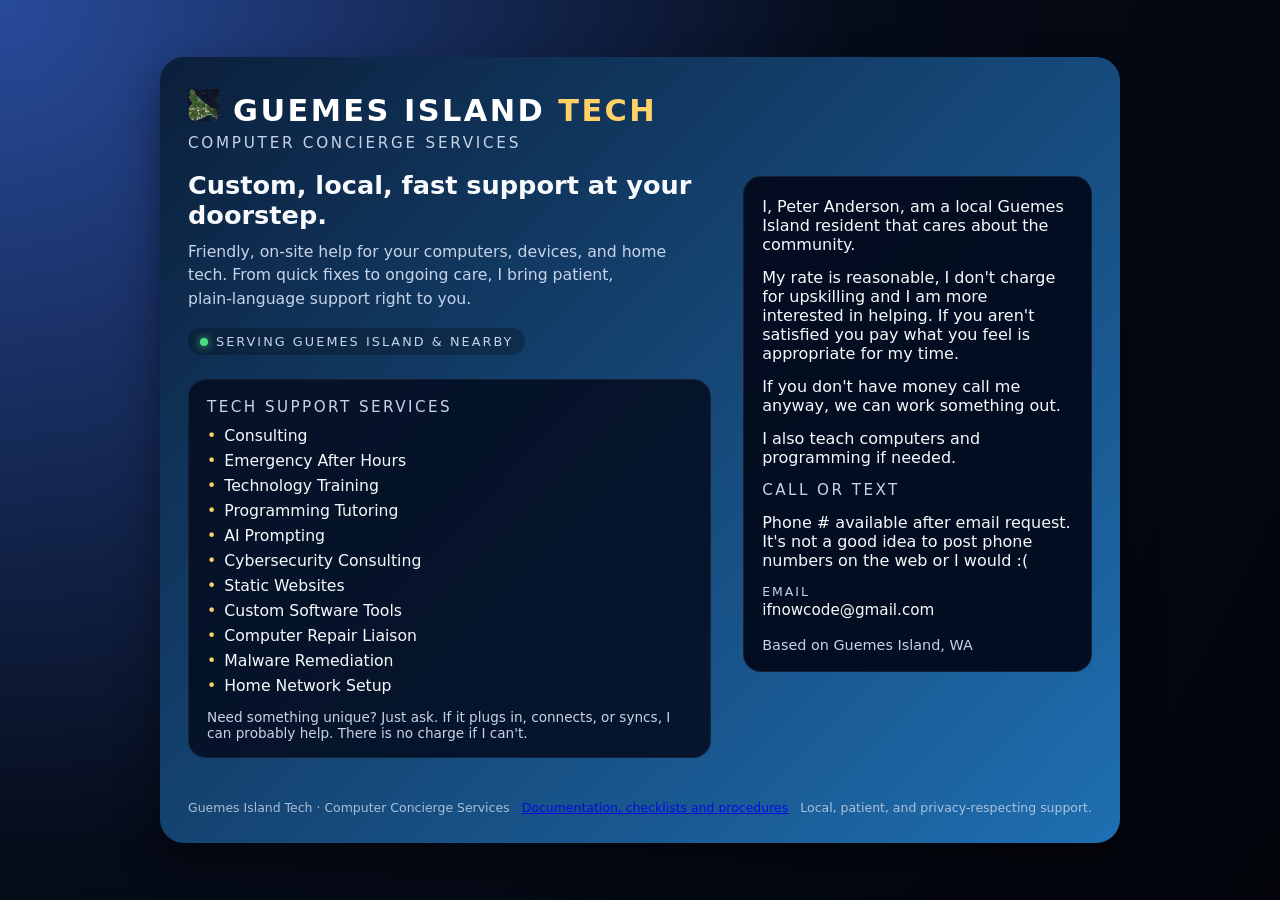
<file: index.html>
<!DOCTYPE html>
<html lang="en">
<head>
  <meta charset="UTF-8" />
  <title>Guemes Island Tech – Computer Concierge Services</title>
  <meta name="viewport" content="width=device-width, initial-scale=1.0" />
  <link rel="icon" href="./assets/images/Guemes.png" type="image/x-icon">
  <link rel="stylesheet" href="./assets/css/styles.css">
  <!-- Google tag (gtag.js) -->
  <script async src="https://www.googletagmanager.com/gtag/js?id=G-JBZNJMGNG8"></script>
  <script>
    window.dataLayer = window.dataLayer || [];
    function gtag(){dataLayer.push(arguments);}
    gtag('js', new Date());

    gtag('config', 'G-JBZNJMGNG8');
  </script>
</head>
<body>
  <main class="page">
    <section>
      <header>
        <div class="brand">
          <img src="./assets/images/Guemes.png" height=32 width=32>
          Guemes Island <span>Tech</span>
        </div>
        <div class="tagline">Computer Concierge Services</div>
      </header>

      <h1 class="hero-title">Custom, local, fast support at your doorstep.</h1>
      <p class="hero-subtitle">
        Friendly, on‑site help for your computers, devices, and home tech. From quick fixes to
        ongoing care, I bring patient, plain‑language support right to you.
      </p>

      <div class="pill">
        <span class="pill-dot"></span>
        <span>Serving Guemes Island &amp; nearby</span>
      </div>

      <div class="services-card">
        <div class="services-title">Tech Support Services</div>
        <ul class="services-list">
          <li>Consulting</li>
          <li>Emergency After Hours</li>
          <li>Technology Training</li>
          <li>Programming Tutoring</li>
          <li>AI Prompting</li>
          <li>Cybersecurity Consulting</li>
          <li>Static Websites</li>
          <li>Custom Software Tools</li>
          <li>Computer Repair Liaison</li>
          <li>Malware Remediation</li>
          <li>Home Network Setup</li>
          <!-- <li>Smart Home Device Configuration</li> -->
        </ul>
        <p class="note">
          Need something unique? Just ask. If it plugs in, connects, or syncs, I can probably help. There is no charge if I can't.
        </p>
      </div>
    </section>

    <aside class="contact-card">
      <p>I, Peter Anderson, am a local Guemes Island resident that cares about the community.</p>
      <p>My rate is reasonable, I don't charge for upskilling and I am more interested in helping. If you aren't satisfied you pay what you feel is appropriate for my time.</p>
      <p>If you don't have money call me anyway, we can work something out.</p>
      <p>I also teach computers and programming if needed.</p>
      
      <div class="contact-heading">Call or text</div>
      <!-- <a class="contact-main" href="tel:+1425XXXXXXX">+1 (425) 518‑1620</a> -->
      <p>Phone # available after email request. It's not a good idea to post phone numbers on the web or I would :(</p>
      <div class="contact-item">
        <span class="contact-label">Email</span>
        <a class="contact-link" href="mailto:ifnowcode@gmail.com">ifnowcode@gmail.com</a>
      </div>

      <!-- <div class="contact-item">
        <span class="contact-label">Website</span>
        <a class="contact-link" href="https://ifnowcode.github.io/git" target="_blank" rel="noopener">
          ifnowcode.github.io/git
        </a>
      </div> -->

      <div class="location">
        Based on Guemes Island, WA
      </div>
    </aside>

    <footer>
      <span>Guemes Island Tech · Computer Concierge Services</span>
      <a href="doc.html">Documentation, checklists and procedures</a>
      <span>Local, patient, and privacy‑respecting support.</span>
    </footer>

  </main>

</body>
</html>
</file>
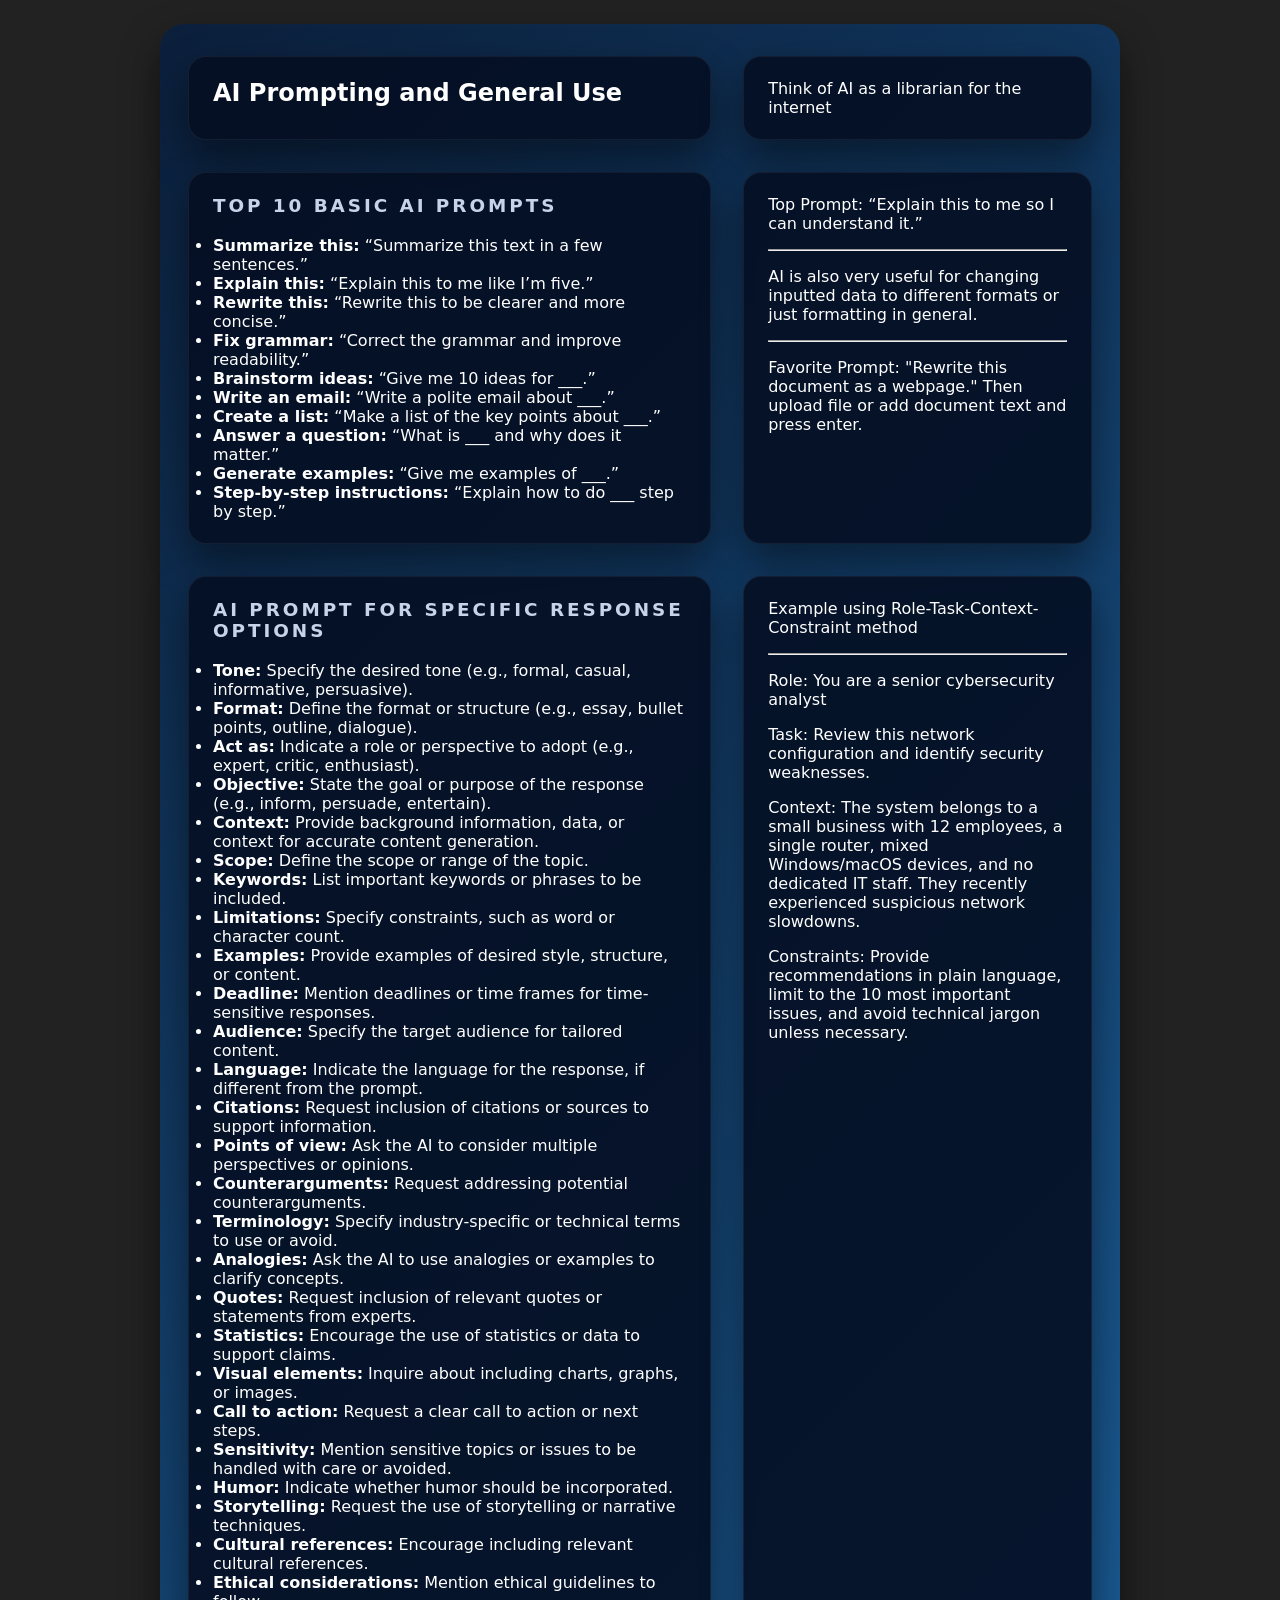
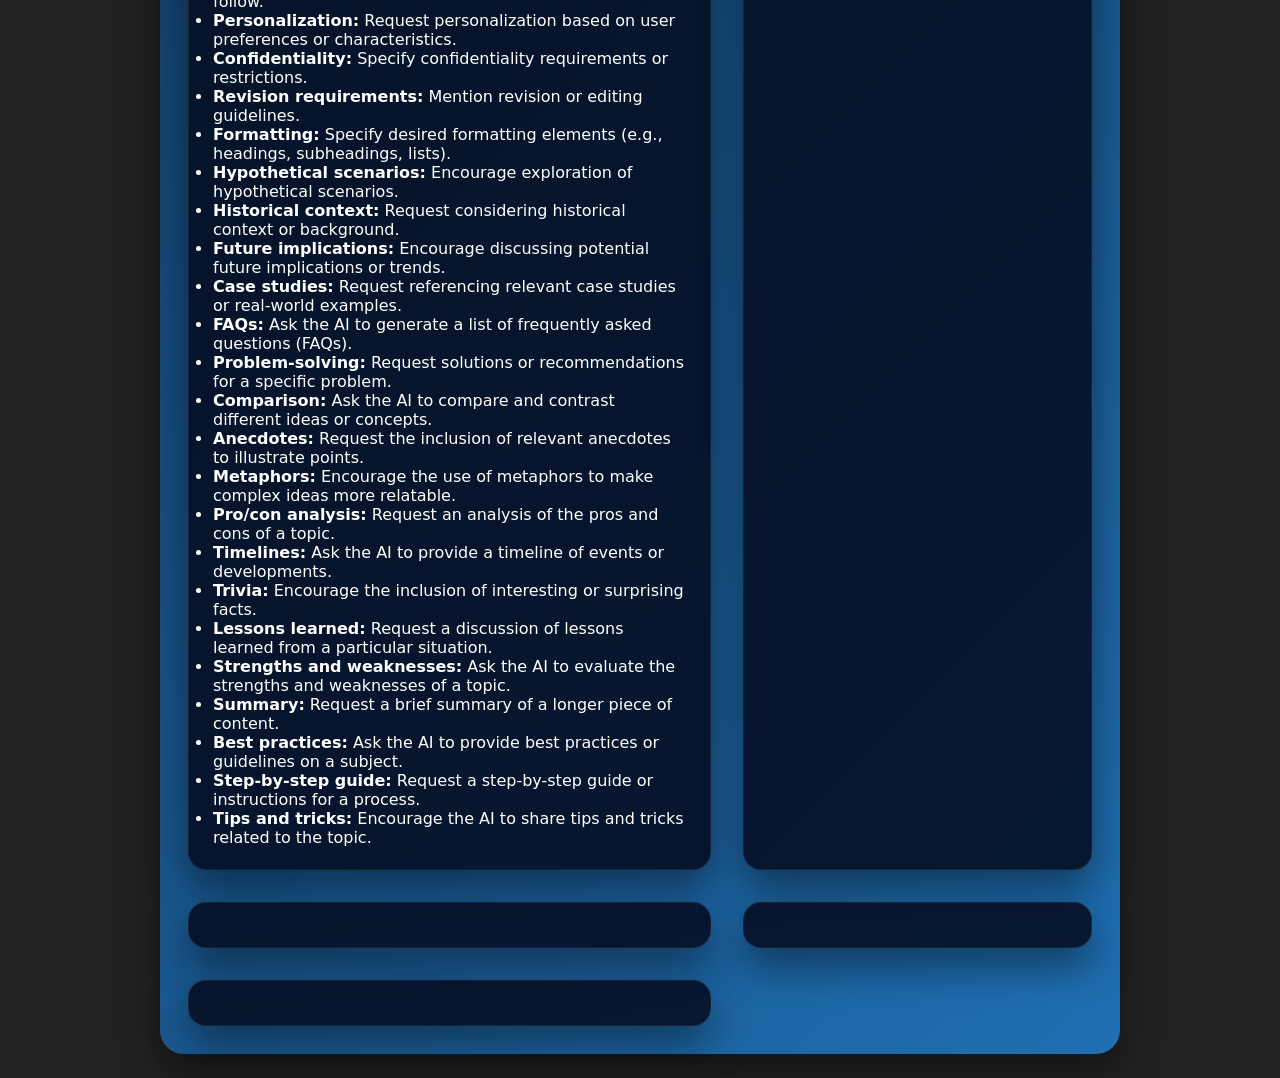
<file: ai.html>
<!DOCTYPE html>
<html lang="en">
  <head>
    <meta charset="UTF-8">
    <title>AI Prompting</title>
    <link rel="icon" href="./assets/images/Guemes.png" type="image/x-icon">
    <link rel="stylesheet" href="./assets/css/styles.css">
    <style>
      body {
        background: #222;
        color: #fff;
      }
      a {
        color: #0af;
      }
    </style>
  </head>
  <body>
    <main class="page">
    <section class="list-section" id="none">
      <h1>AI Prompting and General Use</h1>
    </section>
    <section class="list-section" id="none">
      <p>
      Think of AI as a librarian for the internet
      </p>
    </section>
    <section class="list-section" id="ai-basic-prompts">
      <h2>Top 10 Basic AI Prompts</h2>
      <ul>
        <li><strong>Summarize this:</strong> “Summarize this text in a few sentences.”</li>
        <li><strong>Explain this:</strong> “Explain this to me like I’m five.”</li>
        <li><strong>Rewrite this:</strong> “Rewrite this to be clearer and more concise.”</li>
        <li><strong>Fix grammar:</strong> “Correct the grammar and improve readability.”</li>
        <li><strong>Brainstorm ideas:</strong> “Give me 10 ideas for ___.”</li>
        <li><strong>Write an email:</strong> “Write a polite email about ___.”</li>
        <li><strong>Create a list:</strong> “Make a list of the key points about ___.”</li>
        <li><strong>Answer a question:</strong> “What is ___ and why does it matter.”</li>
        <li><strong>Generate examples:</strong> “Give me examples of ___.”</li>
        <li><strong>Step‑by‑step instructions:</strong> “Explain how to do ___ step by step.”</li>
      </ul>
    </section>
    <section class="list-section" id="none">
      <p>
      Top Prompt: “Explain this to me so I can understand it.”
      </p>
      <hr>
      <p>
      AI is also very useful for changing inputted data to different formats or just formatting in general.
      </p>
      <hr>
      <p>
      Favorite Prompt: "Rewrite this document as a webpage." Then upload file or add document text and press enter.
      </p>
    </section>
    <section class="list-section" id="ai-spec">
      <h2>AI Prompt for Specific Response Options</h2>
      <ul>
        <li><strong>Tone:</strong> Specify the desired tone (e.g., formal, casual, informative, persuasive).</li>
        <li><strong>Format:</strong> Define the format or structure (e.g., essay, bullet points, outline, dialogue).</li>
        <li><strong>Act as:</strong> Indicate a role or perspective to adopt (e.g., expert, critic, enthusiast).</li>
        <li><strong>Objective:</strong> State the goal or purpose of the response (e.g., inform, persuade, entertain).</li>
        <li><strong>Context:</strong> Provide background information, data, or context for accurate content generation.</li>
        <li><strong>Scope:</strong> Define the scope or range of the topic.</li>
        <li><strong>Keywords:</strong> List important keywords or phrases to be included.</li>
        <li><strong>Limitations:</strong> Specify constraints, such as word or character count.</li>
        <li><strong>Examples:</strong> Provide examples of desired style, structure, or content.</li>
        <li><strong>Deadline:</strong> Mention deadlines or time frames for time-sensitive responses.</li>
        <li><strong>Audience:</strong> Specify the target audience for tailored content.</li>
        <li><strong>Language:</strong> Indicate the language for the response, if different from the prompt.</li>
        <li><strong>Citations:</strong> Request inclusion of citations or sources to support information.</li>
        <li><strong>Points of view:</strong> Ask the AI to consider multiple perspectives or opinions.</li>
        <li><strong>Counterarguments:</strong> Request addressing potential counterarguments.</li>
        <li><strong>Terminology:</strong> Specify industry-specific or technical terms to use or avoid.</li>
        <li><strong>Analogies:</strong> Ask the AI to use analogies or examples to clarify concepts.</li>
        <li><strong>Quotes:</strong> Request inclusion of relevant quotes or statements from experts.</li>
        <li><strong>Statistics:</strong> Encourage the use of statistics or data to support claims.</li>
        <li><strong>Visual elements:</strong> Inquire about including charts, graphs, or images.</li>
        <li><strong>Call to action:</strong> Request a clear call to action or next steps.</li>
        <li><strong>Sensitivity:</strong> Mention sensitive topics or issues to be handled with care or avoided.</li>
        <li><strong>Humor:</strong> Indicate whether humor should be incorporated.</li>
        <li><strong>Storytelling:</strong> Request the use of storytelling or narrative techniques.</li>
        <li><strong>Cultural references:</strong> Encourage including relevant cultural references.</li>
        <li><strong>Ethical considerations:</strong> Mention ethical guidelines to follow.</li>
        <li><strong>Personalization:</strong> Request personalization based on user preferences or characteristics.</li>
        <li><strong>Confidentiality:</strong> Specify confidentiality requirements or restrictions.</li>
        <li><strong>Revision requirements:</strong> Mention revision or editing guidelines.</li>
        <li><strong>Formatting:</strong> Specify desired formatting elements (e.g., headings, subheadings, lists).</li>
        <li><strong>Hypothetical scenarios:</strong> Encourage exploration of hypothetical scenarios.</li>
        <li><strong>Historical context:</strong> Request considering historical context or background.</li>
        <li><strong>Future implications:</strong> Encourage discussing potential future implications or trends.</li>
        <li><strong>Case studies:</strong> Request referencing relevant case studies or real-world examples.</li>
        <li><strong>FAQs:</strong> Ask the AI to generate a list of frequently asked questions (FAQs).</li>
        <li><strong>Problem-solving:</strong> Request solutions or recommendations for a specific problem.</li>
        <li><strong>Comparison:</strong> Ask the AI to compare and contrast different ideas or concepts.</li>
        <li><strong>Anecdotes:</strong> Request the inclusion of relevant anecdotes to illustrate points.</li>
        <li><strong>Metaphors:</strong> Encourage the use of metaphors to make complex ideas more relatable.</li>
        <li><strong>Pro/con analysis:</strong> Request an analysis of the pros and cons of a topic.</li>
        <li><strong>Timelines:</strong> Ask the AI to provide a timeline of events or developments.</li>
        <li><strong>Trivia:</strong> Encourage the inclusion of interesting or surprising facts.</li>
        <li><strong>Lessons learned:</strong> Request a discussion of lessons learned from a particular situation.</li>
        <li><strong>Strengths and weaknesses:</strong> Ask the AI to evaluate the strengths and weaknesses of a topic.</li>
        <li><strong>Summary:</strong> Request a brief summary of a longer piece of content.</li>
        <li><strong>Best practices:</strong> Ask the AI to provide best practices or guidelines on a subject.</li>
        <li><strong>Step-by-step guide:</strong> Request a step-by-step guide or instructions for a process.</li>
        <li><strong>Tips and tricks:</strong> Encourage the AI to share tips and tricks related to the topic.</li>
      </ul>
    </section>
    <section class="list-section" id="none">
      <p> Example using Role-Task-Context-Constraint method</p>
      <hr>
      <p>Role: You are a senior cybersecurity analyst </p> 
      <p>Task: Review this network configuration and identify security weaknesses. </p> 
      <p>Context: The system belongs to a small business with 12 employees, a single router, mixed Windows/macOS devices, and no dedicated IT staff. They recently experienced suspicious network slowdowns.  
      <p>Constraints: Provide recommendations in plain language, limit to the 10 most important issues, and avoid technical jargon unless necessary.</p></p>
      
    </section>
    <section class="list-section" id="none">
      <!-- <h2>Top 10 Basic AI Prompts</h2> -->
      <ul>
      </ul>
    </section>
    <section class="list-section" id="none">
      <!-- <h2>Top 10 Basic AI Prompts</h2> -->
      <ul>
      </ul>
    </section>
    <section class="list-section" id="none">
      <!-- <h2>Top 10 Basic AI Prompts</h2> -->
      <ul>
      </ul>
    </section>
    </main>
  </body>
</html>
</file>
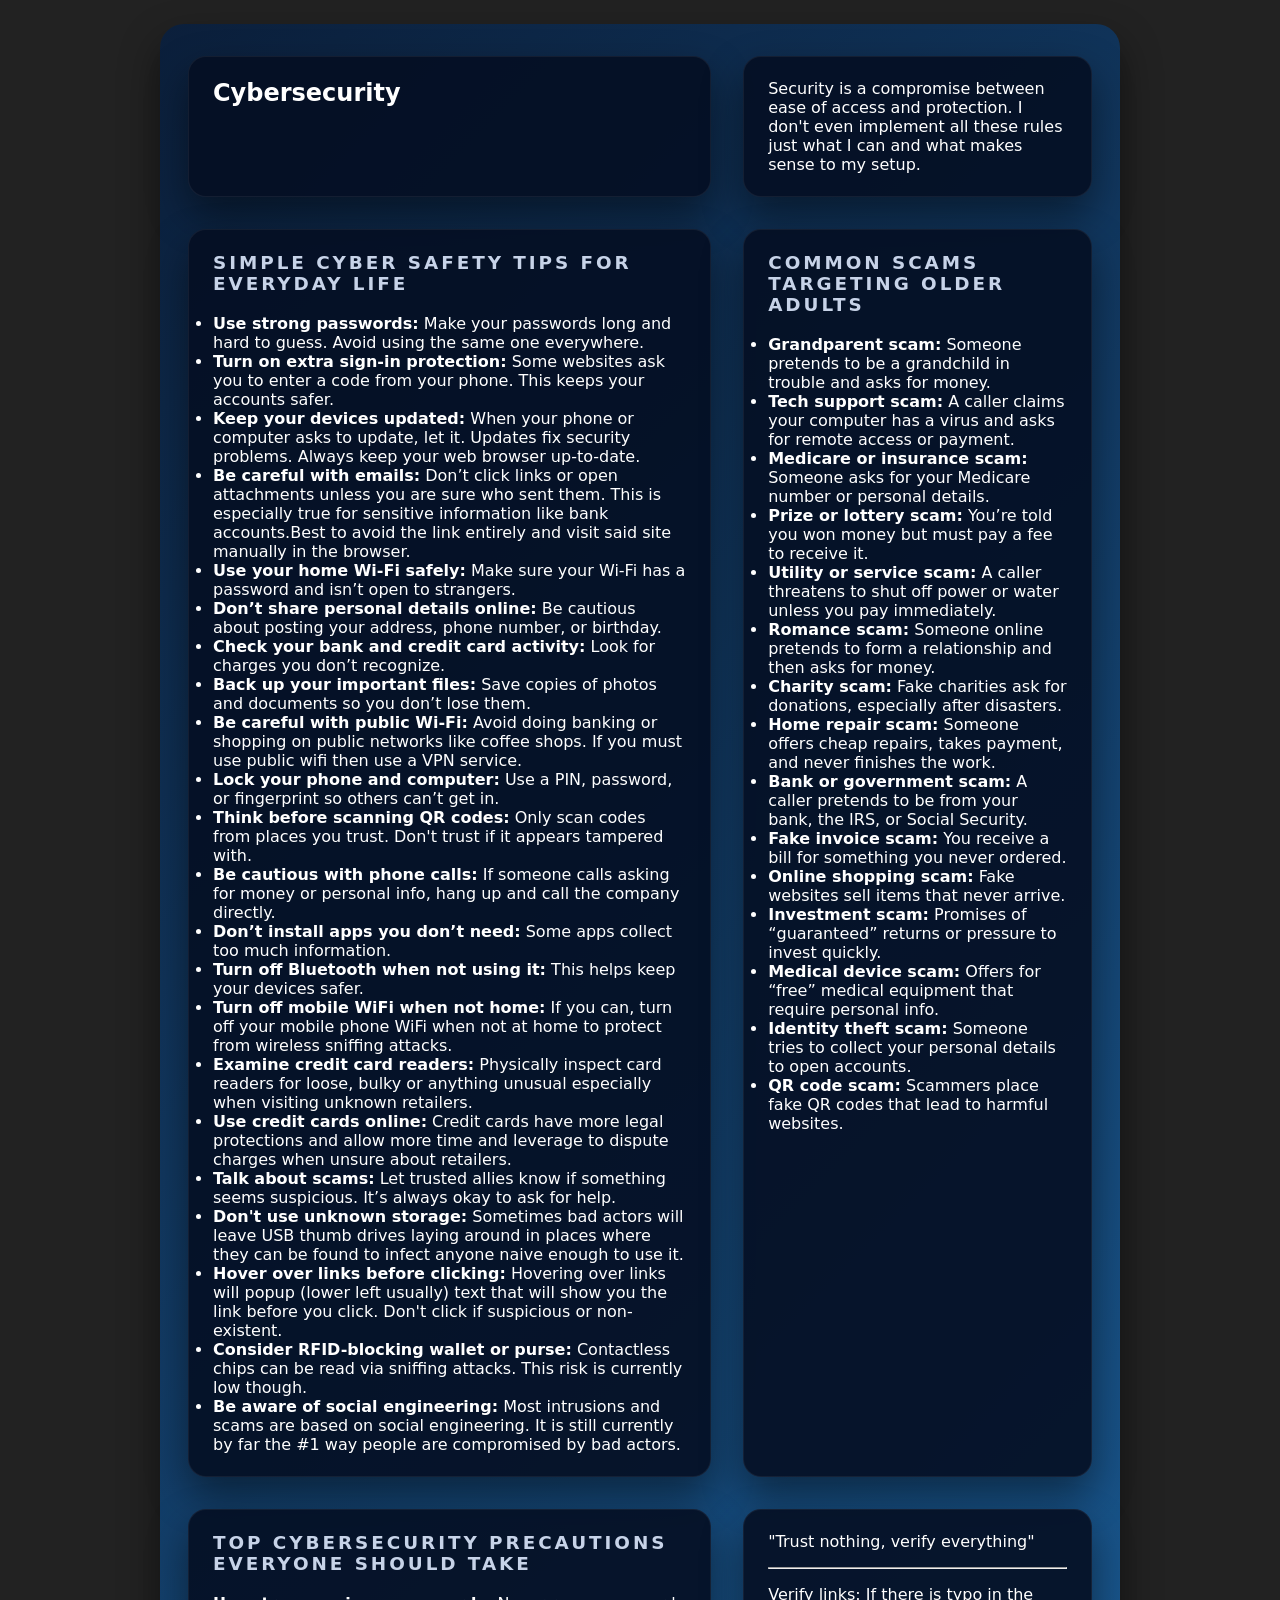
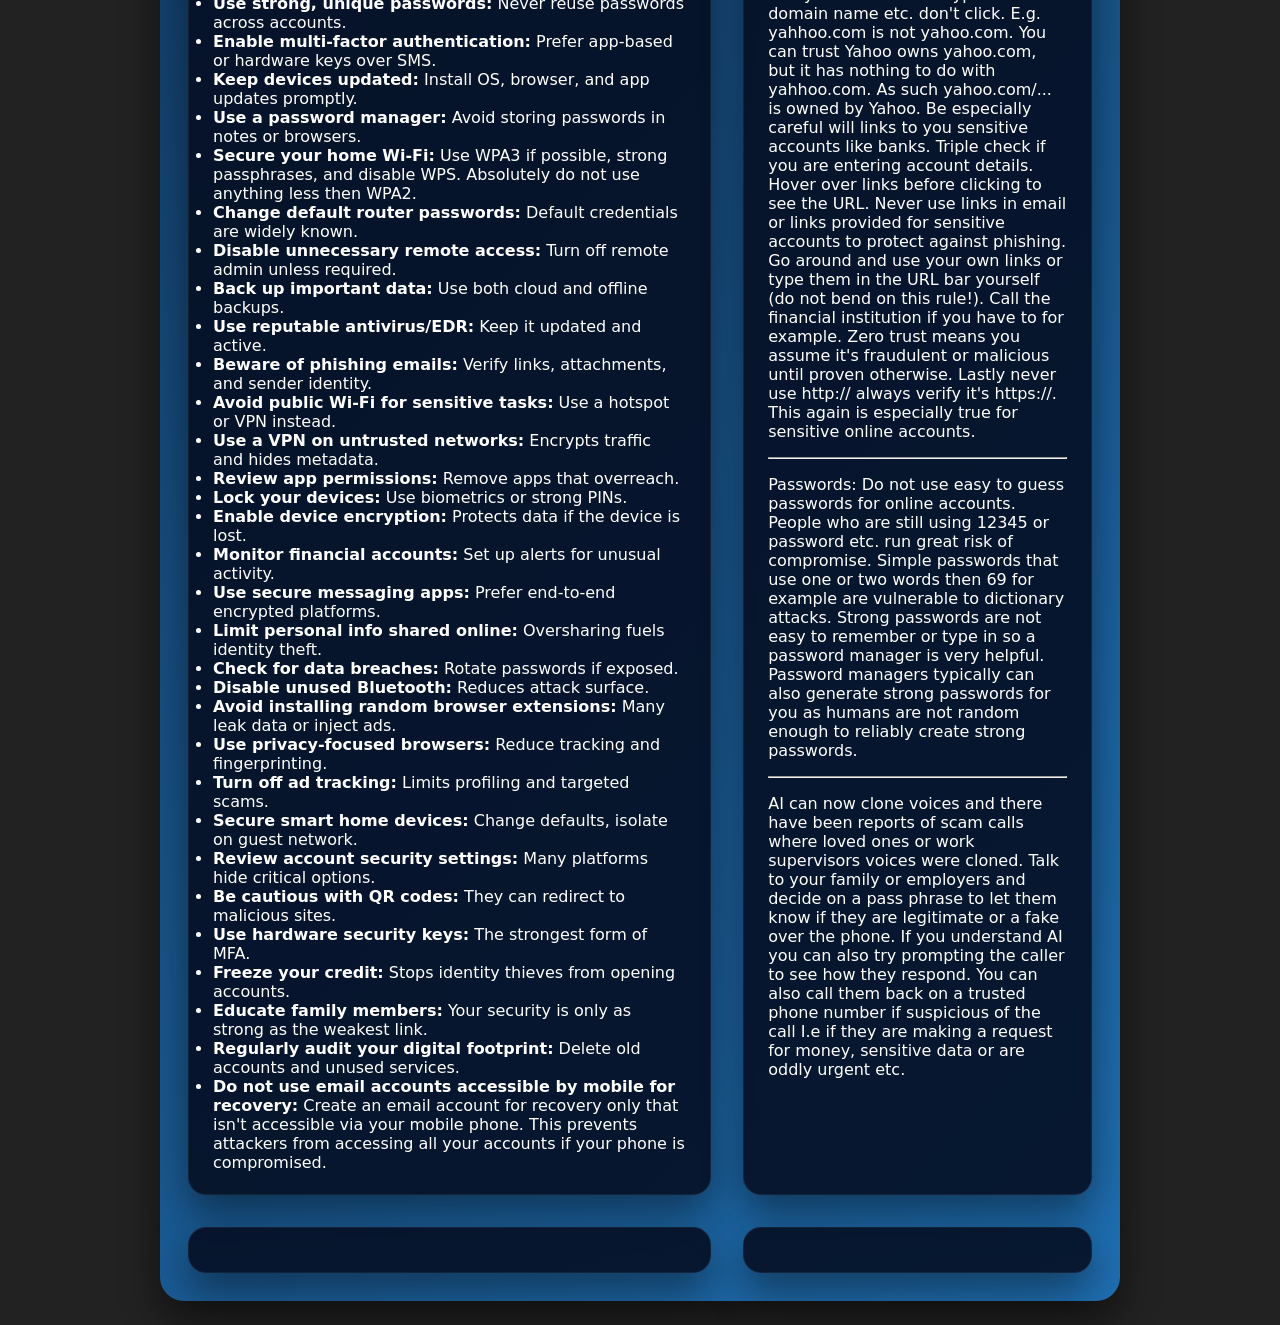
<file: cybersecurity.html>
<!DOCTYPE html>
<html lang="en">
  <head>
    <meta charset="UTF-8">
    <title>Cybersecurity</title>
    <link rel="icon" href="./assets/images/Guemes.png" type="image/x-icon">
    <link rel="stylesheet" href="./assets/css/styles.css">
    <style>
      body {
        background: #222;
        color: #fff;
      }
      a {
        color: #0af;
      }
    </style>
  </head>
  <body>
    <main class="page">

    <section class="list-section" id="none">
      <h1>Cybersecurity</h1>
      <ul>
      </ul>
    </section>

    <section class="list-section" id="none">
      <p>
      Security is a compromise between ease of access and protection. I don't even implement all these rules just what I can and what makes sense to my setup.
      </p>
    </section>

    <section class="list-section" id="cybersecurity-precautions-simple">
      <h2>Simple Cyber Safety Tips for Everyday Life</h2>
      <ul>
        <li><strong>Use strong passwords:</strong> Make your passwords long and hard to guess. Avoid using the same one everywhere.</li>
        <li><strong>Turn on extra sign‑in protection:</strong> Some websites ask you to enter a code from your phone. This keeps your accounts safer.</li>
        <li><strong>Keep your devices updated:</strong> When your phone or computer asks to update, let it. Updates fix security problems. Always keep your web browser up-to-date.</li>
        <li><strong>Be careful with emails:</strong> Don’t click links or open attachments unless you are sure who sent them. This is especially true for sensitive information like bank accounts.Best to avoid the link entirely and visit said site manually in the browser.</li>
        <li><strong>Use your home Wi‑Fi safely:</strong> Make sure your Wi‑Fi has a password and isn’t open to strangers. </li>
        <li><strong>Don’t share personal details online:</strong> Be cautious about posting your address, phone number, or birthday.</li>
        <li><strong>Check your bank and credit card activity:</strong> Look for charges you don’t recognize.</li>
        <li><strong>Back up your important files:</strong> Save copies of photos and documents so you don’t lose them.</li>
        <li><strong>Be careful with public Wi‑Fi:</strong> Avoid doing banking or shopping on public networks like coffee shops. If you must use public wifi then use a VPN service.</li>
        <li><strong>Lock your phone and computer:</strong> Use a PIN, password, or fingerprint so others can’t get in.</li>
        <li><strong>Think before scanning QR codes:</strong> Only scan codes from places you trust. Don't trust if it appears tampered with.</li>
        <li><strong>Be cautious with phone calls:</strong> If someone calls asking for money or personal info, hang up and call the company directly.</li>
        <li><strong>Don’t install apps you don’t need:</strong> Some apps collect too much information.</li>
        <li><strong>Turn off Bluetooth when not using it:</strong> This helps keep your devices safer.</li>
        <li><strong>Turn off mobile WiFi when not home:</strong> If you can, turn off your mobile phone WiFi when not at home to protect from wireless sniffing attacks.</li>
        <li><strong>Examine credit card readers:</strong> Physically inspect card readers for loose, bulky or anything unusual especially when visiting unknown retailers.</li>
        <li><strong>Use credit cards online:</strong> Credit cards have more legal protections and allow more time and leverage to dispute charges when unsure about retailers.</li>
        <li><strong>Talk about scams:</strong> Let trusted allies know if something seems suspicious. It’s always okay to ask for help.</li>
        <li><strong>Don't use unknown storage:</strong> Sometimes bad actors will leave USB thumb drives laying around in places where they can be found to infect anyone naive enough to use it.</li>
        <li><strong>Hover over links before clicking:</strong> Hovering over links will popup (lower left usually) text that will show you the link before you click. Don't click if suspicious or non-existent.</li>
        <li><strong>Consider RFID-blocking wallet or purse:</strong> Contactless chips can be read via sniffing attacks. This risk is currently low though.</li>
        <li><strong>Be aware of social engineering:</strong> Most intrusions and scams are based on social engineering. It is still currently by far the #1 way people are compromised by bad actors.</li>
      </ul>
    </section>

    <section class="list-section" id="elderly-scam-list">
      <h2>Common Scams Targeting Older Adults</h2>
      <ul>
        <li><strong>Grandparent scam:</strong> Someone pretends to be a grandchild in trouble and asks for money.</li>
        <li><strong>Tech support scam:</strong> A caller claims your computer has a virus and asks for remote access or payment.</li>
        <li><strong>Medicare or insurance scam:</strong> Someone asks for your Medicare number or personal details.</li>
        <li><strong>Prize or lottery scam:</strong> You’re told you won money but must pay a fee to receive it.</li>
        <li><strong>Utility or service scam:</strong> A caller threatens to shut off power or water unless you pay immediately.</li>
        <li><strong>Romance scam:</strong> Someone online pretends to form a relationship and then asks for money.</li>
        <li><strong>Charity scam:</strong> Fake charities ask for donations, especially after disasters.</li>
        <li><strong>Home repair scam:</strong> Someone offers cheap repairs, takes payment, and never finishes the work.</li>
        <li><strong>Bank or government scam:</strong> A caller pretends to be from your bank, the IRS, or Social Security.</li>
        <li><strong>Fake invoice scam:</strong> You receive a bill for something you never ordered.</li>
        <li><strong>Online shopping scam:</strong> Fake websites sell items that never arrive.</li>
        <li><strong>Investment scam:</strong> Promises of “guaranteed” returns or pressure to invest quickly.</li>
        <li><strong>Medical device scam:</strong> Offers for “free” medical equipment that require personal info.</li>
        <li><strong>Identity theft scam:</strong> Someone tries to collect your personal details to open accounts.</li>
        <li><strong>QR code scam:</strong> Scammers place fake QR codes that lead to harmful websites.</li>
      </ul>
    </section>

    <section class="list-section" id="cybersecurity-precautions">
      <h2>Top Cybersecurity Precautions Everyone Should Take</h2>
      <ul>
        <li><strong>Use strong, unique passwords:</strong> Never reuse passwords across accounts.</li>
        <li><strong>Enable multi‑factor authentication:</strong> Prefer app‑based or hardware keys over SMS.</li>
        <li><strong>Keep devices updated:</strong> Install OS, browser, and app updates promptly.</li>
        <li><strong>Use a password manager:</strong> Avoid storing passwords in notes or browsers.</li>
        <li><strong>Secure your home Wi‑Fi:</strong> Use WPA3 if possible, strong passphrases, and disable WPS. Absolutely do not use anything less then WPA2.</li>
        <li><strong>Change default router passwords:</strong> Default credentials are widely known.</li>
        <li><strong>Disable unnecessary remote access:</strong> Turn off remote admin unless required.</li>
        <li><strong>Back up important data:</strong> Use both cloud and offline backups.</li>
        <li><strong>Use reputable antivirus/EDR:</strong> Keep it updated and active.</li>
        <li><strong>Beware of phishing emails:</strong> Verify links, attachments, and sender identity.</li>
        <li><strong>Avoid public Wi‑Fi for sensitive tasks:</strong> Use a hotspot or VPN instead.</li>
        <li><strong>Use a VPN on untrusted networks:</strong> Encrypts traffic and hides metadata.</li>
        <li><strong>Review app permissions:</strong> Remove apps that overreach.</li>
        <li><strong>Lock your devices:</strong> Use biometrics or strong PINs.</li>
        <li><strong>Enable device encryption:</strong> Protects data if the device is lost.</li>
        <li><strong>Monitor financial accounts:</strong> Set up alerts for unusual activity.</li>
        <li><strong>Use secure messaging apps:</strong> Prefer end‑to‑end encrypted platforms.</li>
        <li><strong>Limit personal info shared online:</strong> Oversharing fuels identity theft.</li>
        <li><strong>Check for data breaches:</strong> Rotate passwords if exposed.</li>
        <li><strong>Disable unused Bluetooth:</strong> Reduces attack surface.</li>
        <li><strong>Avoid installing random browser extensions:</strong> Many leak data or inject ads.</li>
        <li><strong>Use privacy‑focused browsers:</strong> Reduce tracking and fingerprinting.</li>
        <li><strong>Turn off ad tracking:</strong> Limits profiling and targeted scams.</li>
        <li><strong>Secure smart home devices:</strong> Change defaults, isolate on guest network.</li>
        <li><strong>Review account security settings:</strong> Many platforms hide critical options.</li>
        <li><strong>Be cautious with QR codes:</strong> They can redirect to malicious sites.</li>
        <li><strong>Use hardware security keys:</strong> The strongest form of MFA.</li>
        <li><strong>Freeze your credit:</strong> Stops identity thieves from opening accounts.</li>
        <li><strong>Educate family members:</strong> Your security is only as strong as the weakest link.</li>
        <li><strong>Regularly audit your digital footprint:</strong> Delete old accounts and unused services.</li>
        <li><strong>Do not use email accounts accessible by mobile for recovery:</strong> Create an email account for recovery only that isn't accessible via your mobile phone. This prevents attackers from accessing all your accounts if your phone is compromised.</li>
      </ul>
    </section>

    <section class="list-section" id="none">
      <p>
      "Trust nothing, verify everything"
      </p>
      <hr>
      <p>
      Verify links: If there is typo in the domain name etc. don't click. E.g. yahhoo.com is not yahoo.com. You can trust Yahoo owns yahoo.com, but it has nothing to do with yahhoo.com. As such yahoo.com/... is owned by Yahoo. Be especially careful will links to you sensitive accounts like banks. Triple check if you are entering account details. Hover over links before clicking to see the URL. Never use links in email or links provided for sensitive accounts to protect against phishing. Go around and use your own links or type them in the URL bar yourself (do not bend on this rule!). Call the financial institution if you have to for example. Zero trust means you assume it's fraudulent or malicious until proven otherwise. Lastly never use http:// always verify it's https://. This again is especially true for sensitive online accounts.
      </p>
      <hr>
      <p>
      Passwords: Do not use easy to guess passwords for online accounts. People who are still using 12345 or password etc. run great risk of compromise. Simple passwords that use one or two words then 69 for example are vulnerable to dictionary attacks. Strong passwords are not easy to remember or type in so a password manager is very helpful. Password managers typically can also generate strong passwords for you as humans are not random enough to reliably create strong passwords.
      </p>
      <hr>
      <p>
      AI can now clone voices and there have been reports of scam calls where loved ones or work supervisors voices were cloned. Talk to your family or employers and decide on a pass phrase to let them know if they are legitimate or a fake over the phone. If you understand AI you can also try prompting the caller to see how they respond. You can also call them back on a trusted phone number if suspicious of the call I.e if they are making a request for money, sensitive data or are oddly urgent etc.
      </p>
    </section>

    <section class="list-section" id="none">
    </section>

    <section class="list-section" id="none">
    </section>

    </main>
  </body>
</html>
</file>
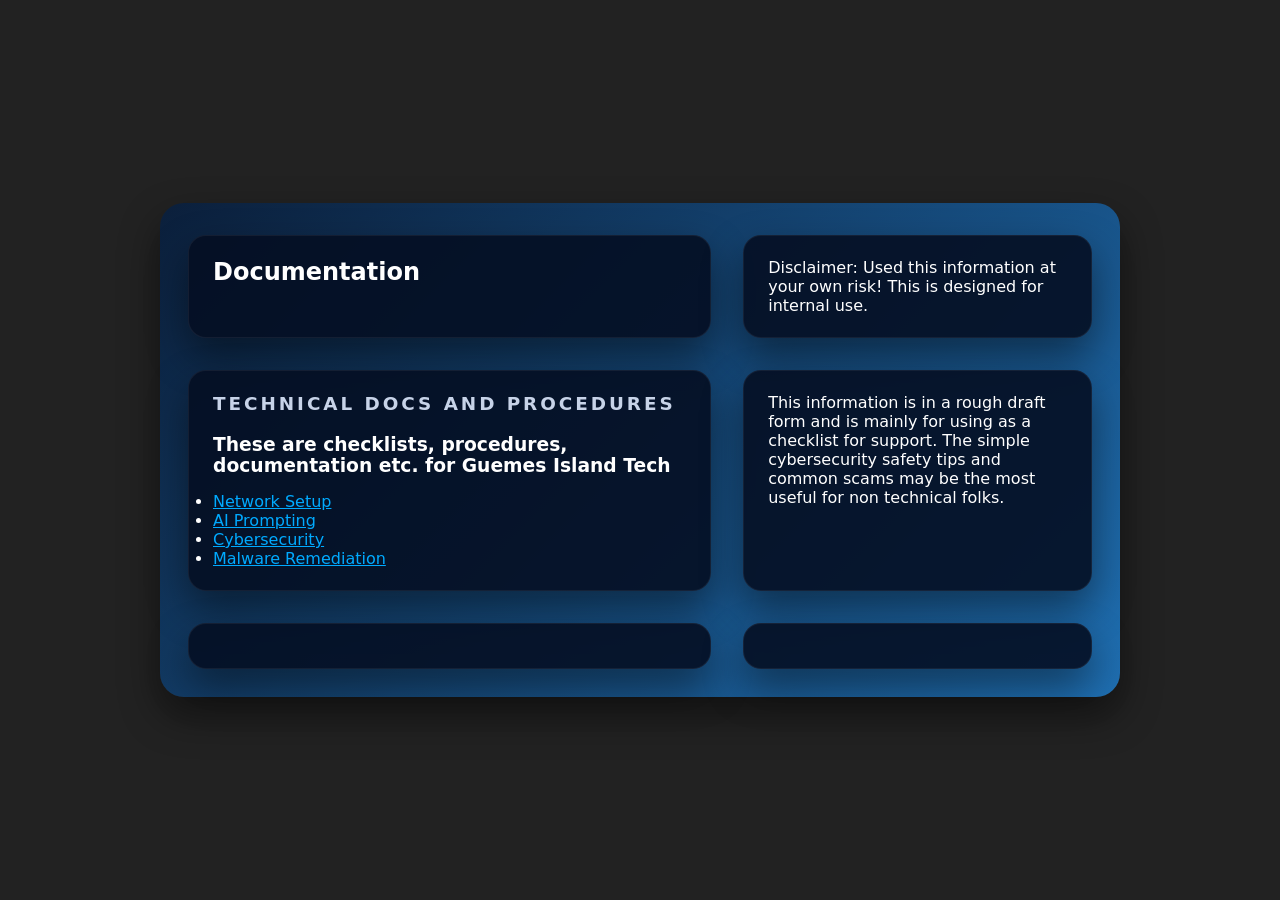
<file: doc.html>
<!DOCTYPE html>
<html lang="en">
  <head>
    <meta charset="UTF-8">
    <title>Documentation</title>
    <link rel="icon" href="./assets/images/Guemes.png" type="image/x-icon">
    <link rel="stylesheet" href="./assets/css/styles.css">
    <style>
      body {
        background: #222;
        color: #fff;
      }
      a {
        color: #0af;
      }
    </style>
  </head>
  <body>
    <main class="page">
     <section class="list-section" id="none">
      <h1>Documentation</h1>
    </section>
    <section class="list-section" id="none">
      <p>
      Disclaimer: Used this information at your own risk! This is designed for internal use.
      </p>
    </section>
    <section class="list-section" id="technical-docs">
      <h2>Technical Docs and Procedures</h2>
      <h3>These are checklists, procedures, documentation etc. for Guemes Island Tech</h3>
      <ul>
        <li><a href="network.html">Network Setup</a></li>
        <li><a href="ai.html">AI Prompting</a></li>
        <li><a href="cybersecurity.html">Cybersecurity</a></li>
        <li><a href="remediation.html">Malware Remediation</a></li>
      </ul>
    </section>
    <section class="list-section" id="none">
      <p>
      This information is in a rough draft form and is mainly for using as a checklist for support. The simple cybersecurity safety tips and common scams may be the most useful for non technical folks.
      </p>
    </section>
    <section class="list-section" id="none">
      <!-- <h2>Top 10 Basic AI Prompts</h2> -->
      <ul>
      </ul>
    </section>
    <section class="list-section" id="none">
      <!-- <h2>Top 10 Basic AI Prompts</h2> -->
      <ul>
      </ul>
    </section>
    </main>
  </body>
</html>
</file>
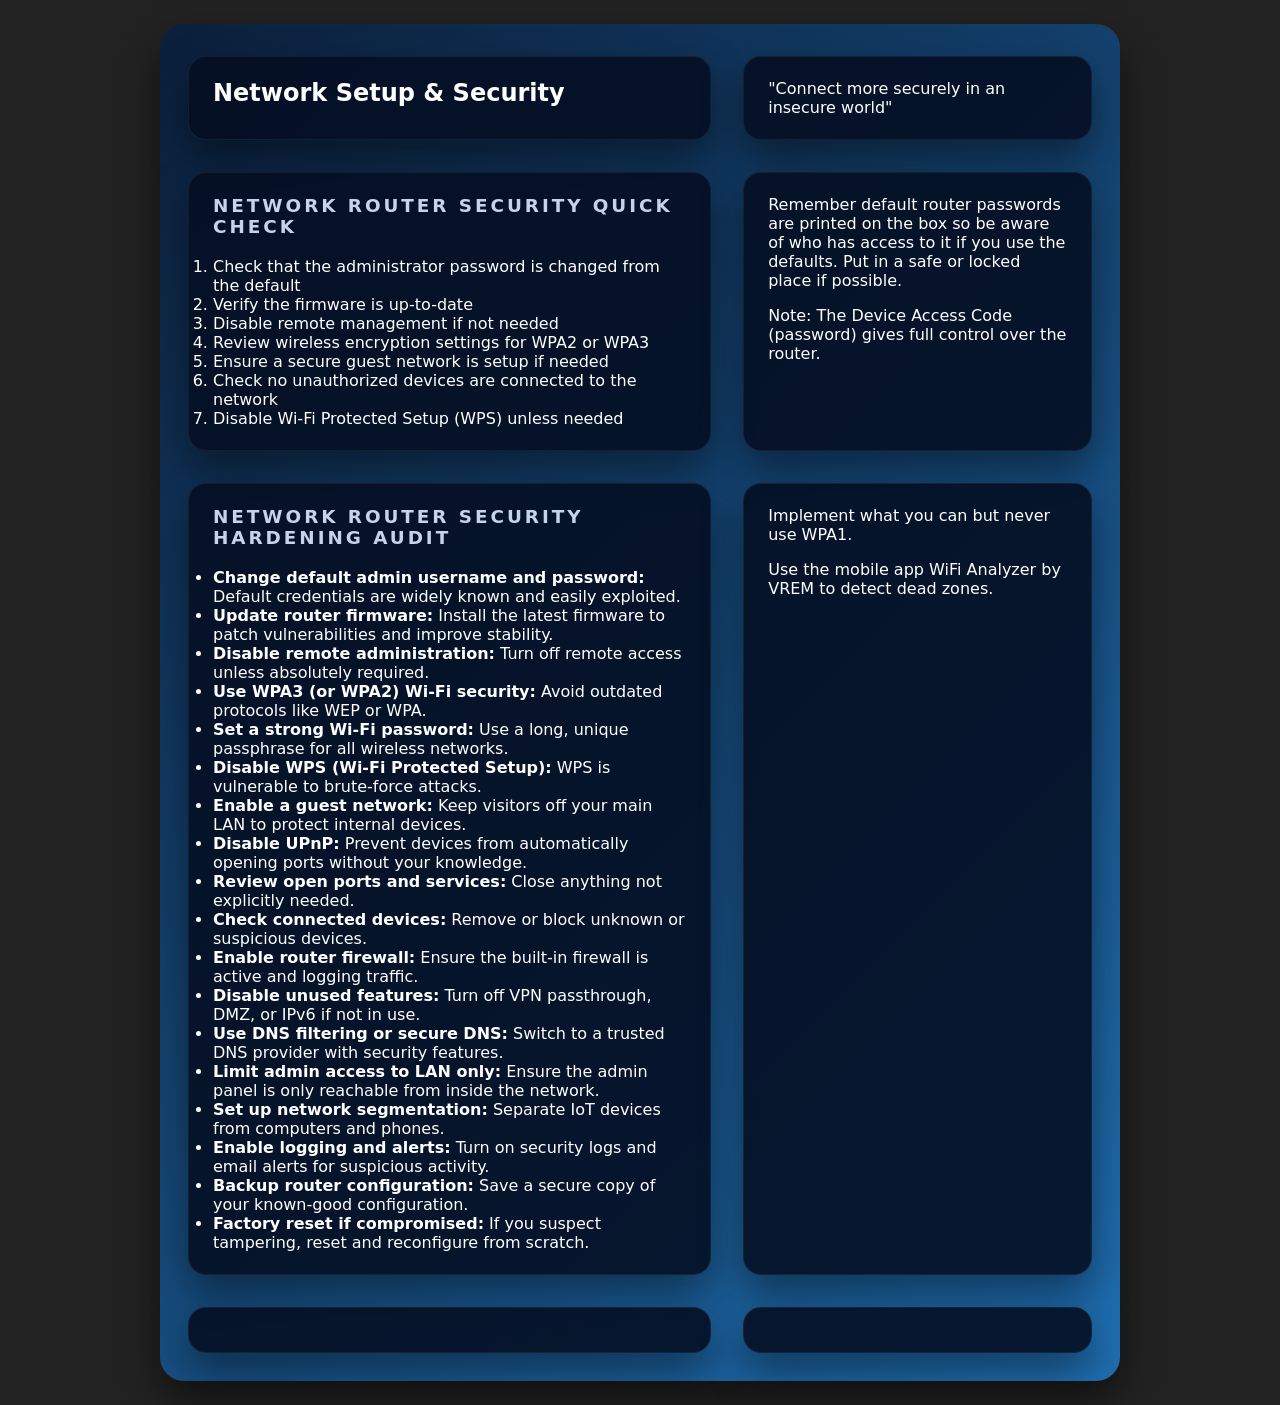
<file: network.html>
<!DOCTYPE html>
<html lang="en">
  <head>
    <meta charset="UTF-8">
    <title>Network Setup & Security</title>
    <link rel="icon" href="./assets/images/Guemes.png" type="image/x-icon">
    <link rel="stylesheet" href="./assets/css/styles.css">
    <style>
      body {
        background: #222;
        color: #fff;
      }
      a {
        color: #0af;
      }
    </style>
  </head>
  <body>
    <main class="page">
    <section class="list-section" id="none">
      <h1>Network Setup & Security</h1>
    </section>
    <section class="list-section" id="none">
      <p>
      "Connect more securely in an insecure world"
      </p>
    </section>
    <section class="list-section" id="security-audit-list">
      <h2>Network Router Security Quick Check</h2>
      <ol>
        <li>Check that the administrator password is changed from the default</li>
        <li>Verify the firmware is up-to-date</li>
        <li>Disable remote management if not needed</li>
        <li>Review wireless encryption settings for WPA2 or WPA3</li>
        <li>Ensure a secure guest network is setup if needed</li>
        <li>Check no unauthorized devices are connected to the network</li>
        <li>Disable Wi‑Fi Protected Setup (WPS) unless needed</li>
      </ol>
    </section>
    <section class="list-section" id="none">
      <p>
      Remember default router passwords are printed on the box so be aware of who has access to it if you use the defaults. Put in a safe or locked place if possible.
      </p>
      <p>
      Note: The Device Access Code (password) gives full control over the router.
      </p>
    </section>
    
    <section class="list-section" id="router-security-audit">
      <h2>Network Router Security Hardening Audit</h2>
      <ul>
        <li><strong>Change default admin username and password:</strong> Default credentials are widely known and easily exploited.</li>
        <li><strong>Update router firmware:</strong> Install the latest firmware to patch vulnerabilities and improve stability.</li>
        <li><strong>Disable remote administration:</strong> Turn off remote access unless absolutely required.</li>
        <li><strong>Use WPA3 (or WPA2) Wi‑Fi security:</strong> Avoid outdated protocols like WEP or WPA.</li>
        <li><strong>Set a strong Wi‑Fi password:</strong> Use a long, unique passphrase for all wireless networks.</li>
        <li><strong>Disable WPS (Wi‑Fi Protected Setup):</strong> WPS is vulnerable to brute‑force attacks.</li>
        <li><strong>Enable a guest network:</strong> Keep visitors off your main LAN to protect internal devices.</li>
        <li><strong>Disable UPnP:</strong> Prevent devices from automatically opening ports without your knowledge.</li>
        <li><strong>Review open ports and services:</strong> Close anything not explicitly needed.</li>
        <li><strong>Check connected devices:</strong> Remove or block unknown or suspicious devices.</li>
        <li><strong>Enable router firewall:</strong> Ensure the built‑in firewall is active and logging traffic.</li>
        <li><strong>Disable unused features:</strong> Turn off VPN passthrough, DMZ, or IPv6 if not in use.</li>
        <li><strong>Use DNS filtering or secure DNS:</strong> Switch to a trusted DNS provider with security features.</li>
        <li><strong>Limit admin access to LAN only:</strong> Ensure the admin panel is only reachable from inside the network.</li>
        <li><strong>Set up network segmentation:</strong> Separate IoT devices from computers and phones.</li>
        <li><strong>Enable logging and alerts:</strong> Turn on security logs and email alerts for suspicious activity.</li>
        <li><strong>Backup router configuration:</strong> Save a secure copy of your known‑good configuration.</li>
        <li><strong>Factory reset if compromised:</strong> If you suspect tampering, reset and reconfigure from scratch.</li>
      </ul>
    </section>


    <section class="list-section" id="none">
      <p>
      Implement what you can but never use WPA1.
      </p>
      <p>
      Use the mobile app WiFi Analyzer by VREM to detect dead zones.
      </p>
    </section>
    
    <section class="list-section" id="none">
      <p>
      </p>
    </section>
    <section class="list-section" id="none">
      <p>
      </p>
    </section>
    </main>
  </body>
</html>
</file>
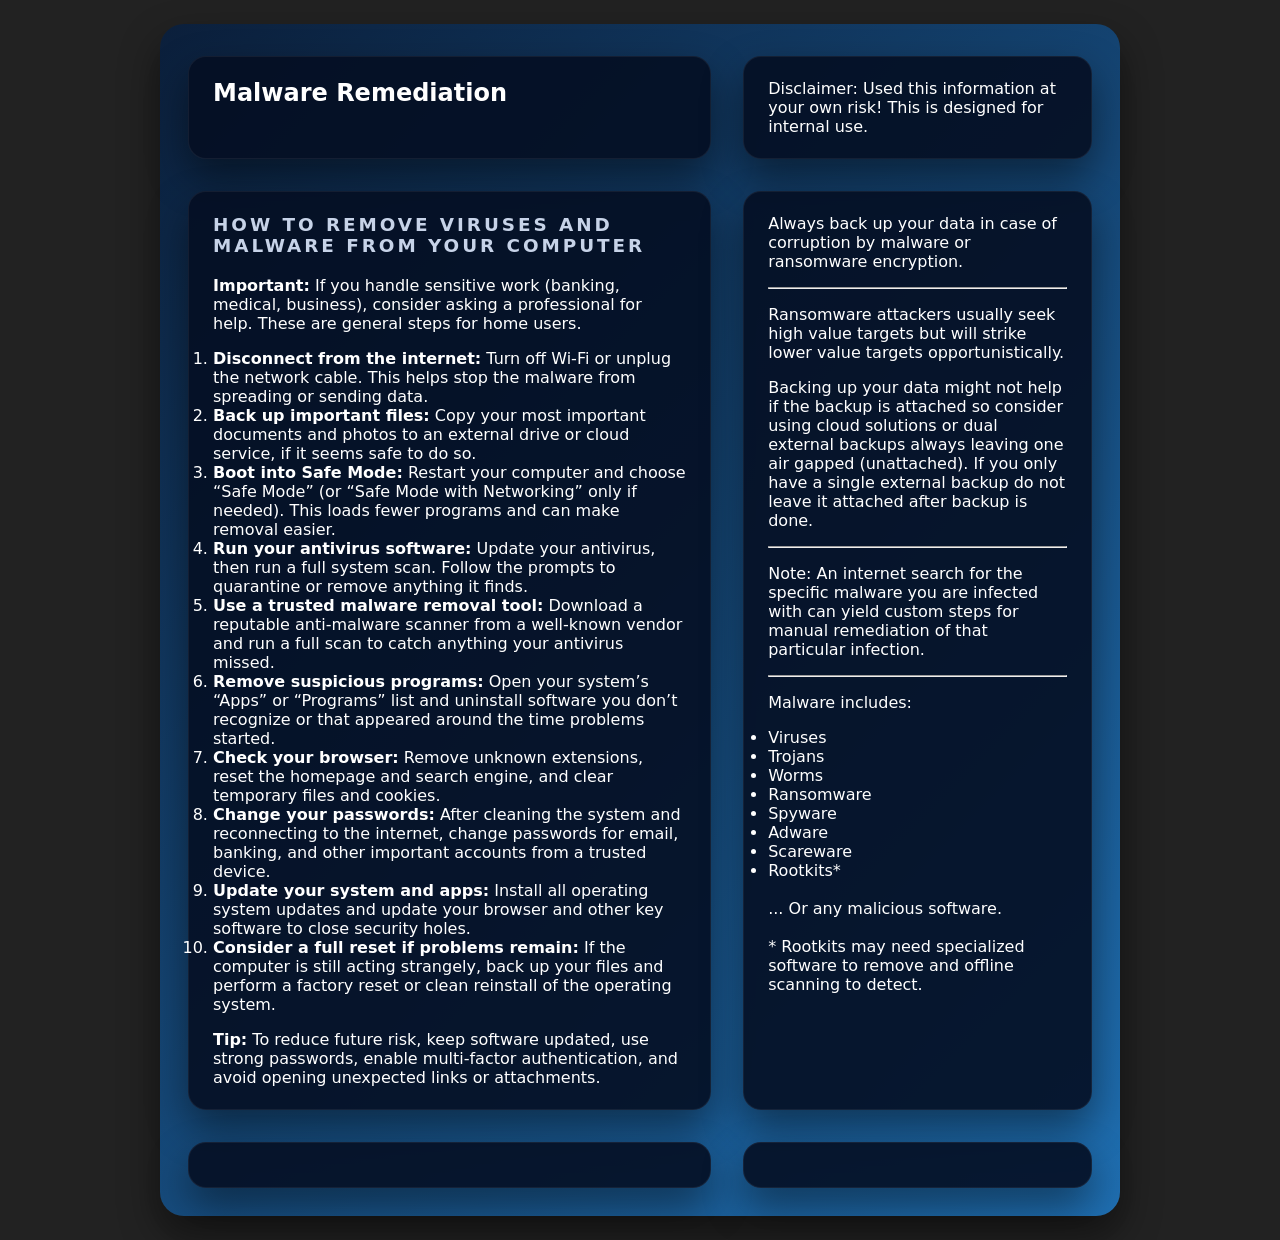
<file: remediation.html>
<!DOCTYPE html>
<html lang="en">
  <head>
    <meta charset="UTF-8">
    <title>Malware Remediation</title>
    <link rel="icon" href="./assets/images/Guemes.png" type="image/x-icon">
    <link rel="stylesheet" href="./assets/css/styles.css">
    <style>
      body {
        background: #222;
        color: #fff;
      }
      a {
        color: #0af;
      }
    </style>
  </head>
  <body>
    <main class="page">
     <section class="list-section" id="none">
      <h1>Malware Remediation</h1>
    </section>
    <section class="list-section" id="none">
      <p>
      Disclaimer: Used this information at your own risk! This is designed for internal use.
      </p>
    </section>
    <section class="list-section" id="malware-removal-guide">
      <h2>How to Remove Viruses and Malware from Your Computer</h2>
      <p><strong>Important:</strong> If you handle sensitive work (banking, medical, business), consider asking a professional for help. These are general steps for home users.</p>
      <ol>
        <li>
          <strong>Disconnect from the internet:</strong>
          Turn off Wi‑Fi or unplug the network cable. This helps stop the malware from spreading or sending data.
        </li>
        <li>
          <strong>Back up important files:</strong>
          Copy your most important documents and photos to an external drive or cloud service, if it seems safe to do so.
        </li>
        <li>
          <strong>Boot into Safe Mode:</strong>
          Restart your computer and choose “Safe Mode” (or “Safe Mode with Networking” only if needed). This loads fewer programs and can make removal easier.
        </li>
        <li>
          <strong>Run your antivirus software:</strong>
          Update your antivirus, then run a full system scan. Follow the prompts to quarantine or remove anything it finds.
        </li>
        <li>
          <strong>Use a trusted malware removal tool:</strong>
          Download a reputable anti‑malware scanner from a well‑known vendor and run a full scan to catch anything your antivirus missed.
        </li>
        <li>
          <strong>Remove suspicious programs:</strong>
          Open your system’s “Apps” or “Programs” list and uninstall software you don’t recognize or that appeared around the time problems started.
        </li>
        <li>
          <strong>Check your browser:</strong>
          Remove unknown extensions, reset the homepage and search engine, and clear temporary files and cookies.
        </li>
        <li>
          <strong>Change your passwords:</strong>
          After cleaning the system and reconnecting to the internet, change passwords for email, banking, and other important accounts from a trusted device.
        </li>
        <li>
          <strong>Update your system and apps:</strong>
          Install all operating system updates and update your browser and other key software to close security holes.
        </li>
        <li>
          <strong>Consider a full reset if problems remain:</strong>
          If the computer is still acting strangely, back up your files and perform a factory reset or clean reinstall of the operating system.
        </li>
      </ol>
      <p><strong>Tip:</strong> To reduce future risk, keep software updated, use strong passwords, enable multi‑factor authentication, and avoid opening unexpected links or attachments.</p>
    </section>

    <section class="list-section" id="none">
      <p>
      Always back up your data in case of corruption by malware or ransomware encryption.
      </p>
      <hr>
      <p>
      Ransomware attackers usually seek high value targets but will strike lower value targets opportunistically. 
      </p>
      <p>
      Backing up your data might not help if the backup is attached so consider using cloud solutions or dual external backups always leaving one air gapped (unattached). If you only have a single external backup do not leave it attached after backup is done.
      </p>
      <hr>
      <p>
      Note: An internet search for the specific malware you are infected with can yield custom steps for manual remediation of that particular infection.
      </p>
      <hr>
      <p>
      Malware includes:
      </p>
      <ul>
        <li>Viruses</li>
        <li>Trojans</li>
        <li>Worms</li>
        <li>Ransomware</li>
        <li>Spyware</li>
        <li>Adware</li>
        <li>Scareware</li>
        <li>Rootkits*</li>
        <br>
        <p>
        ... Or any malicious software.
        </p>
        <br>
        <p>
        * Rootkits may need specialized software to remove and offline scanning to detect.
        </p>
      </ul>
    </section>
    <section class="list-section" id="none">
      <!-- <h2>Top 10 Basic AI Prompts</h2> -->
      <ul>
      </ul>
    </section>
    <section class="list-section" id="none">
      <!-- <h2>Top 10 Basic AI Prompts</h2> -->
      <ul>
      </ul>
    </section>
    </main>
  </body>
</html>
</file>
<file: assets/css/styles.css>
:root {
  --bg-gradient-start: #0b1f3b;
  --bg-gradient-end: #1f6fb2;
  --accent: #ffd166;
  --text-light: #f7f9fc;
  --text-muted: #c7d3e8;
  --card-bg: rgba(5, 15, 35, 0.9);
  --shadow-soft: 0 18px 40px rgba(0, 0, 0, 0.45);
  --radius-lg: 18px;
}

* {
  box-sizing: border-box;
  margin: 0;
  padding: 0;
}

body {
  font-family: system-ui, -apple-system, BlinkMacSystemFont, "Segoe UI", sans-serif;
  min-height: 100vh;
  color: var(--text-light);
  background: radial-gradient(circle at top left, #284b9b 0, #050b18 55%, #02040a 100%);
  display: flex;
  align-items: center;
  justify-content: center;
  padding: 24px;
}

.page {
  max-width: 960px;
  width: 100%;
  background: linear-gradient(135deg, var(--bg-gradient-start), var(--bg-gradient-end));
  border-radius: 24px;
  box-shadow: var(--shadow-soft);
  padding: 32px 28px 28px;
  display: grid;
  grid-template-columns: minmax(0, 3fr) minmax(0, 2fr);
  gap: 32px;
}

@media (max-width: 768px) {
  .page {
    grid-template-columns: 1fr;
    padding: 24px 20px 20px;
  }
}

header {
  margin-bottom: 18px;
}

.brand {
  font-size: 1.9rem;
  letter-spacing: 0.08em;
  text-transform: uppercase;
  font-weight: 700;
  color: #ffffff;
}

.brand span {
  color: var(--accent);
}

.tagline {
  margin-top: 6px;
  font-size: 0.95rem;
  text-transform: uppercase;
  letter-spacing: 0.18em;
  color: var(--text-muted);
}

.hero-title {
  margin-top: 18px;
  font-size: 1.6rem;
  font-weight: 600;
}

.hero-subtitle {
  margin-top: 10px;
  font-size: 0.98rem;
  color: var(--text-muted);
  max-width: 32rem;
  line-height: 1.5;
}

.pill {
  display: inline-flex;
  align-items: center;
  gap: 8px;
  margin-top: 18px;
  padding: 6px 12px;
  border-radius: 999px;
  background: rgba(0, 0, 0, 0.25);
  font-size: 0.8rem;
  text-transform: uppercase;
  letter-spacing: 0.16em;
  color: var(--text-muted);
}

.pill-dot {
  width: 8px;
  height: 8px;
  border-radius: 50%;
  background: #4ade80;
  box-shadow: 0 0 8px rgba(74, 222, 128, 0.9);
}

.services-card {
  margin-top: 24px;
  background: var(--card-bg);
  border-radius: var(--radius-lg);
  padding: 18px 18px 16px;
  border: 1px solid rgba(255, 255, 255, 0.06);
}

.services-title {
  font-size: 0.95rem;
  text-transform: uppercase;
  letter-spacing: 0.16em;
  color: var(--text-muted);
  margin-bottom: 10px;
}

.services-list {
  list-style: none;
  display: grid;
  gap: 6px;
  font-size: 0.98rem;
}

.services-list li::before {
  content: "•";
  color: var(--accent);
  margin-right: 8px;
}

.note {
  margin-top: 14px;
  font-size: 0.85rem;
  color: var(--text-muted);
}

.contact-card {
  background: rgba(3, 10, 28, 0.95);
  border-radius: var(--radius-lg);
  padding: 20px 18px 18px;
  border: 1px solid rgba(255, 255, 255, 0.08);
  display: flex;
  flex-direction: column;
  gap: 14px;
  align-self: center;
}

.contact-heading {
  font-size: 0.95rem;
  text-transform: uppercase;
  letter-spacing: 0.16em;
  color: var(--text-muted);
}

.contact-main {
  font-size: 1.4rem;
  font-weight: 600;
  color: var(--accent);
  text-decoration: none;
  word-break: break-word;
}

.contact-main:hover {
  text-decoration: underline;
}

.contact-item {
  font-size: 0.95rem;
  display: flex;
  flex-direction: column;
  gap: 2px;
}

.contact-label {
  font-size: 0.78rem;
  text-transform: uppercase;
  letter-spacing: 0.16em;
  color: var(--text-muted);
}

.contact-link {
  color: var(--text-light);
  text-decoration: none;
  word-break: break-all;
}

.contact-link:hover {
  text-decoration: underline;
}

.location {
  margin-top: 4px;
  font-size: 0.9rem;
  color: var(--text-muted);
}

footer {
  grid-column: 1 / -1;
  margin-top: 10px;
  font-size: 0.78rem;
  color: var(--text-muted);
  display: flex;
  justify-content: space-between;
  gap: 8px;
  opacity: 0.85;
}

/* List Section Wrapper */
.list-section {
  background: var(--card-bg);
  border-radius: var(--radius-lg);
  padding: 22px 24px;
  border: 1px solid rgba(255, 255, 255, 0.06);
  box-shadow: var(--shadow-soft);
  display: flex;
  flex-direction: column;
  gap: 16px;
}

/* Section Title */
.list-section h2 {
  font-size: 1.15rem;
  text-transform: uppercase;
  letter-spacing: 0.16em;
  color: var(--text-muted);
  margin-bottom: 4px;
}

/* List Styling */
.list-items {
  list-style: none;
  display: grid;
  gap: 10px;
  font-size: 1rem;
  line-height: 1.45;
  color: var(--text-light);
  padding-left: 0;
}

/* Accent Bullet */
.list-items li {
  position: relative;
  padding-left: 20px;
}

.list-items li::before {
  content: "•";
  position: absolute;
  left: 0;
  top: 0;
  color: var(--accent);
  font-size: 1.2rem;
  line-height: 1;
}

/* Optional subtle divider between items */
.list-items li:not(:last-child) {
  padding-bottom: 6px;
  border-bottom: 1px solid rgba(255, 255, 255, 0.06);
}

@media (max-width: 600px) {

  /* Force list section to span full width of the grid */
  .list-section {
    grid-column: 1 / -1;
    padding: 18px 20px;
    flex-direction: column;
  }

  .list-section h2 {
    font-size: 1rem;
  }

  .list-items {
    gap: 8px;
  }

  footer {
    flex-direction: column;
  }
}
</file>
